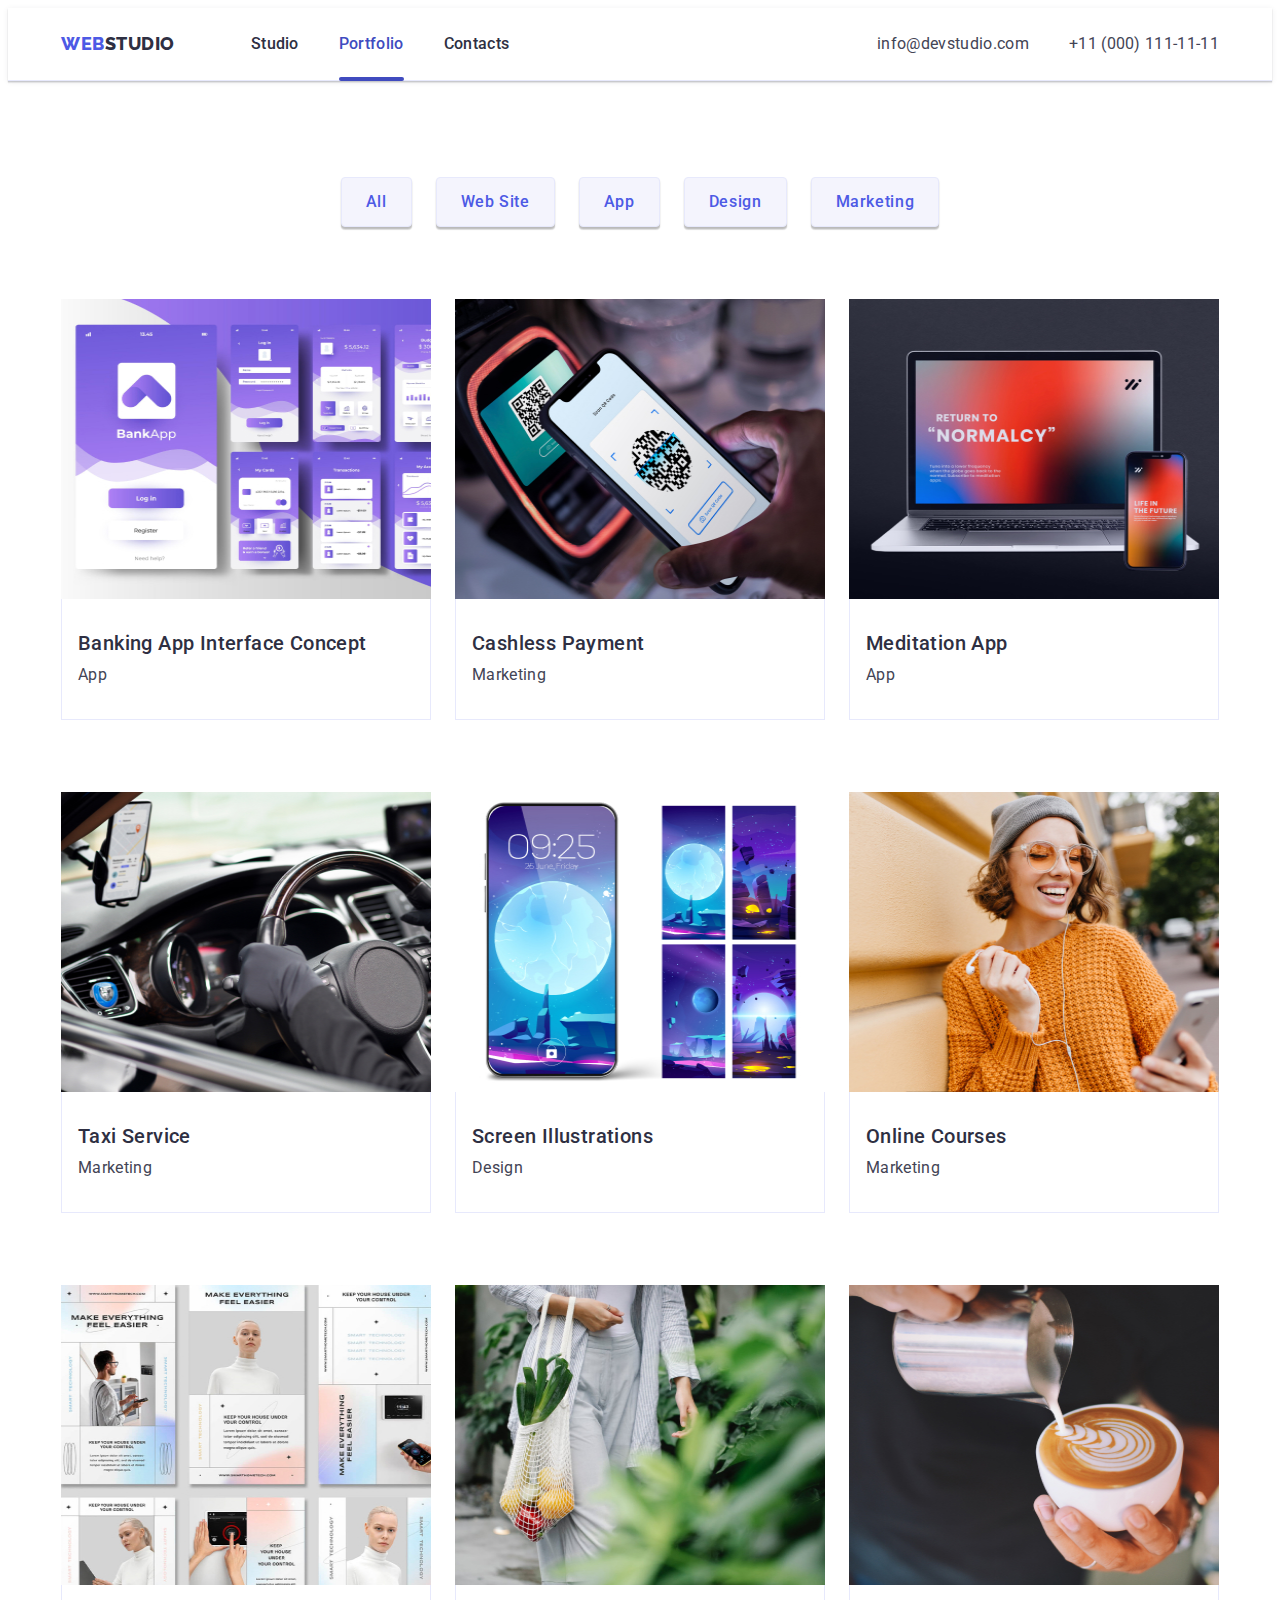
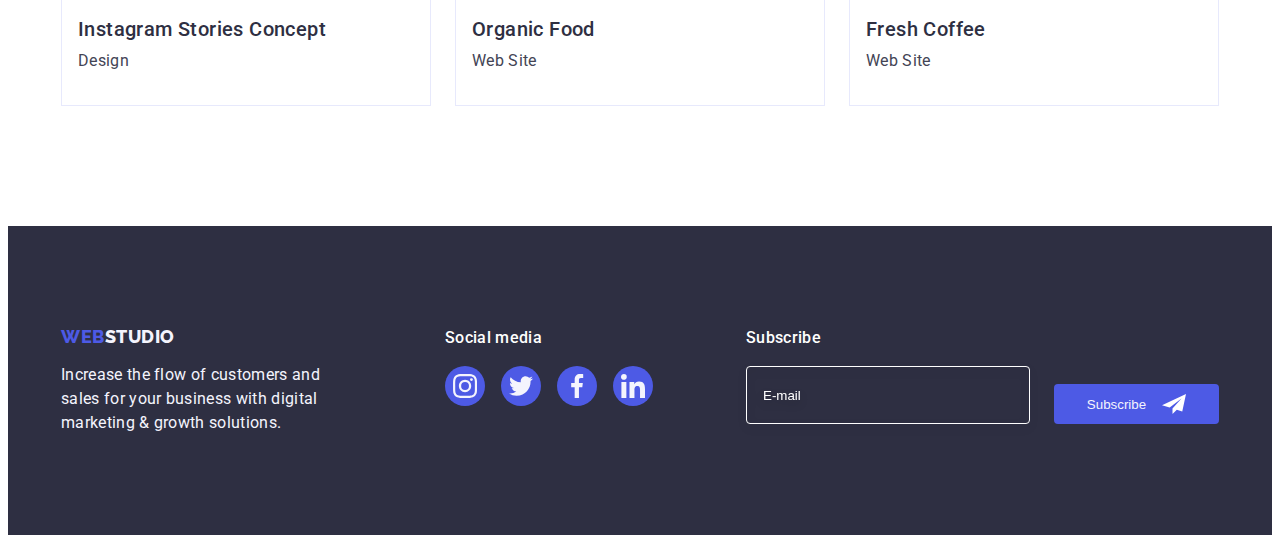
<file: portfolio.html>
<!DOCTYPE html>
<html lang="en">
  <head>
    <meta charset="UTF-8" />
    <meta http-equiv="X-UA-Compatible" content="IE=edge" />
    <meta name="viewport" content="width=device-width, initial-scale=1.0" />
    <title>Portfolio</title>
    <link rel="preconnect" href="https://fonts.googleapis.com" />
    <link rel="preconnect" href="https://fonts.gstatic.com" crossorigin />
    <link
      href="https://fonts.googleapis.com/css2?family=Montserrat:wght@400;700&family=Raleway:wght@800&family=Roboto:wght@400;500;700&display=swap"
      rel="stylesheet"
    />
    <link
      rel="stylesheet"
      href="https://cdnjs.cloudflare.com/ajax/libs/modern-normalize/1.1.0/modern-normalize.min.css"
      integrity="sha512-wpPYUAdjBVSE4KJnH1VR1HeZfpl1ub8YT/NKx4PuQ5NmX2tKuGu6U/JRp5y+Y8XG2tV+wKQpNHVUX03MfMFn9Q=="
      crossorigin="anonymous"
      referrerpolicy="no-referrer"
    />
    <link rel="stylesheet" href="./css/styles.css" />
  </head>
  <body>
    <!--Header section-->
    <header class="header">
      <div class="header-container container">
        <nav class="header-nav">
          <a href="./index.html" class="logo link"
            >Web<span class="logotype">Studio</span></a
          >

          <ul class="header-nav-list list">
            <li class="header-nav-item">
              <a class="menu-link link " href="./index.html">Studio</a>
            </li>
            <li class="header-nav-item">
              <a class="menu-link link active" href="./portfolio.html">Portfolio</a>
            </li>
            <li class="header-nav-item">
              <a class="menu-link link" href="">Contacts</a>
            </li>
          </ul>
        </nav>
        <address class="header-address">
          <ul class="header-address-list list">
            <li class="header-address-contacts">
              <a class="contacts link" href="mailto:info@devstudio.com"
                >info@devstudio.com</a
              >
            </li>
            <li class="header-address-contacts">
              <a class="contacts link" href="tel:+110001111111"
                >+11 (000) 111-11-11</a
              >
            </li>
          </ul>
        </address>
        <button
          class="menu-toggle js-open-menu"
          aria-expanded="false"
          aria-controls="mobile-menu"
        >
          <svg class="menu-toggle-icon" width="32" height="22">
            <use href="./images/icons.svg#burger-icon"></use>
          </svg>
        </button>
      </div>
    </header>
    <main>
      <!-- Projects section -->

      <section class="projects">
        <div class="container">
          <h1 class="visually-hidden">Projects</h1>

          <!-- Filters -->

          <div class="filters-mob">
            <ul class="filters-list filters-list-mob list">
              <li class="filters-item">
                <button class="filters-btn" type="button">All</button>
              </li>
              <li class="filters-item">
                <button class="filters-btn" type="button">Web Site</button>
              </li>
              <li class="filters-item">
                <button class="filters-btn" type="button">App</button>
              </li>
            
            
              <li class="filters-item">
                <button class="filters-btn" type="button">Design</button>
              </li>
              <li class="filters-item">
                <button class="filters-btn" type="button">Marketing</button>
              </li>
            </ul>
          </div>

          <ul class="projects-list list">
            <li class="projects-item">
              <a class="projects-link link" href=""
                >
                <div class="projects-thumb">
                  <img
                    class="projects-img"

                    srcset="
                    ./images/portfolio-images/img-1_356.jpg 356w,
                    ./images/portfolio-images/img-1_360.jpg 360w,
                    ./images/portfolio-images/img-1_396.jpg 396w,
                    ./images/portfolio-images/img-1_712.jpg 712w,
                    ./images/portfolio-images/img-1_720.jpg 720w,
                    ./images/portfolio-images/img-1_792.jpg 792w
                                    
                    "
                    sizes="(min-width: 1158px) 360px, (min-width: 768px) 356px, (min-width: 428px) 396px"
                    src="./images/portfolio-images/img-1_396.jpg"
                    alt="Banking App Interface Concept"
                    width="396"
                    height="280"
                  />
                   
                    <p class="overlay-text">
                      14 Stylish and User-Friendly App Design Concepts · Task
                      Manager App · Calorie Tracker App · Exotic Fruit Ecommerce
                      App · Cloud Storage App
                    </p>
                  </div>
                 
                <div class="projects-desc">
                  <h2 class="projects-title">Banking App Interface Concept</h2>
                  <p class="projects-subtitle">App</p>
                </div></a
              >
            </li>
            <li class="projects-item">
              <a class="projects-link link" href=""
                >
                <div class="projects-thumb">
                  <img class="projects-img"
                  srcset="
                  ./images/portfolio-images/img-2_356.jpg 356w,
                  ./images/portfolio-images/img-2_360.jpg 360w,
                  ./images/portfolio-images/img-2_396.jpg 396w,
                  ./images/portfolio-images/img-2_712.jpg 712w,
                  ./images/portfolio-images/img-2_720.jpg 720w,
                  ./images/portfolio-images/img-2_792.jpg 792w
                                  
                  "
                  sizes="(min-width: 1158px) 360px, (min-width: 768px) 356px, (min-width: 428px) 396px"
                  src="./images/portfolio-images/img-2_396.jpg"
                  alt="Banking App Interface Concept"
                  width="396"
                  height="280"
                  />
                   
                    <p class="overlay-text">
                      14 Stylish and User-Friendly App Design Concepts · Task
                      Manager App · Calorie Tracker App · Exotic Fruit Ecommerce
                      App · Cloud Storage App
                    </p>
                   
                </div>
                <div class="projects-desc">
                  <h2 class="projects-title">Cashless Payment</h2>
                  <p class="projects-subtitle">Marketing</p>
                </div></a
              >
            </li>
            <li class="projects-item">
              <a class="projects-link link" href=""
                ><div class="projects-thumb">
                  <img
                    class="projects-img"
                    srcset="
                    ./images/portfolio-images/img-3_356.jpg 356w,
                    ./images/portfolio-images/img-3_360.jpg 360w,
                    ./images/portfolio-images/img-3_396.jpg 396w,
                    ./images/portfolio-images/img-3_712.jpg 712w,
                    ./images/portfolio-images/img-3_720.jpg 720w,
                    ./images/portfolio-images/img-3_792.jpg 792w
                                    
                    "
                    sizes="(min-width: 1158px) 360px, (min-width: 768px) 356px, (min-width: 428px) 396px"
                    src="./images/portfolio-images/img-3_396.jpg"
                    alt="Banking App Interface Concept"
                    width="396"
                    height="280"
                  />
                   
                    <p class="overlay-text">
                      14 Stylish and User-Friendly App Design Concepts · Task
                      Manager App · Calorie Tracker App · Exotic Fruit Ecommerce
                      App · Cloud Storage App
                    </p>
                  </div>
                 
                <div class="projects-desc">
                  <h2 class="projects-title">Meditation App</h2>
                  <p class="projects-subtitle">App</p>
                </div>
              </a>
            </li>
            <li class="projects-item">
              <a class="projects-link link" href=""
                ><div class="projects-thumb">
                  <img
                    class="projects-img"
                    srcset="
                    ./images/portfolio-images/img-4_356.jpg 356w,
                    ./images/portfolio-images/img-4_360.jpg 360w,
                    ./images/portfolio-images/img-4_396.jpg 396w,
                    ./images/portfolio-images/img-4_712.jpg 712w,
                    ./images/portfolio-images/img-4_720.jpg 720w,
                    ./images/portfolio-images/img-4_792.jpg 792w
                                    
                    "
                    sizes="(min-width: 1158px) 360px, (min-width: 768px) 356px, (min-width: 428px) 396px"
                    src="./images/portfolio-images/img-4_396.jpg"
                    alt="Banking App Interface Concept"
                    width="396"
                    height="280"
                  />
                   
                    <p class="overlay-text">
                      14 Stylish and User-Friendly App Design Concepts · Task
                      Manager App · Calorie Tracker App · Exotic Fruit Ecommerce
                      App · Cloud Storage App
                    </p>
                  </div>
                 
                <div class="projects-desc">
                  <h2 class="projects-title">Taxi Service</h2>
                  <p class="projects-subtitle">Marketing</p>
                </div></a
              >
            </li>
            <li class="projects-item">
              <a class="projects-link link" href=""
                ><div class="projects-thumb">
                  <img
                    class="projects-img"
                    srcset="
                    ./images/portfolio-images/img-5_356.jpg 356w,
                    ./images/portfolio-images/img-5_360.jpg 360w,
                    ./images/portfolio-images/img-5_396.jpg 396w,
                    ./images/portfolio-images/img-5_712.jpg 712w,
                    ./images/portfolio-images/img-5_720.jpg 720w,
                    ./images/portfolio-images/img-5_792.jpg 792w
                                    
                    "
                    sizes="(min-width: 1158px) 360px, (min-width: 768px) 356px, (min-width: 428px) 396px"
                    src="./images/portfolio-images/img-5_396.jpg"
                    alt="Banking App Interface Concept"
                    width="396"
                    height="280"
                  />
                   
                    <p class="overlay-text">
                      14 Stylish and User-Friendly App Design Concepts · Task
                      Manager App · Calorie Tracker App · Exotic Fruit Ecommerce
                      App · Cloud Storage App
                    </p>
                  
                </div>
                <div class="projects-desc">
                  <h2 class="projects-title">Screen Illustrations</h2>
                  <p class="projects-subtitle">Design</p>
                </div></a
              >
            </li>
            <li class="projects-item">
              <a class="projects-link link" href=""
                ><div class="projects-thumb">
                  <img
                    class="projects-img"
                    srcset="
                    ./images/portfolio-images/img-6_356.jpg 356w,
                    ./images/portfolio-images/img-6_360.jpg 360w,
                    ./images/portfolio-images/img-6_396.jpg 396w,
                    ./images/portfolio-images/img-6_712.jpg 712w,
                    ./images/portfolio-images/img-6_720.jpg 720w,
                    ./images/portfolio-images/img-6_792.jpg 792w
                                    
                    "
                    sizes="(min-width: 1158px) 360px, (min-width: 768px) 356px, (min-width: 428px) 396px"
                    src="./images/portfolio-images/img-6_396.jpg"
                    alt="Banking App Interface Concept"
                    width="396"
                    height="280"
                  />
                   
                    <p class="overlay-text">
                      14 Stylish and User-Friendly App Design Concepts · Task
                      Manager App · Calorie Tracker App · Exotic Fruit Ecommerce
                      App · Cloud Storage App
                    </p>
                  </div>
                
                <div class="projects-desc">
                  <h2 class="projects-title">Online Courses</h2>
                  <p class="projects-subtitle">Marketing</p>
                </div></a
              >
            </li>
            <li class="projects-item">
              <a class="projects-link link" href=""
                ><div class="projects-thumb">
                  <img
                    class="projects-img"
                    srcset="
                    ./images/portfolio-images/img-7_356.jpg 356w,
                    ./images/portfolio-images/img-7_360.jpg 360w,
                    ./images/portfolio-images/img-7_396.jpg 396w,
                    ./images/portfolio-images/img-7_712.jpg 712w,
                    ./images/portfolio-images/img-7_720.jpg 720w,
                    ./images/portfolio-images/img-7_792.jpg 792w
                                    
                    "
                    sizes="(min-width: 1158px) 360px, (min-width: 768px) 356px, (min-width: 428px) 396px"
                    src="./images/portfolio-images/img-7_396.jpg"
                    alt="Banking App Interface Concept"
                    width="396"
                    height="280"
                  />
                  
                    <p class="overlay-text">
                      14 Stylish and User-Friendly App Design Concepts · Task
                      Manager App · Calorie Tracker App · Exotic Fruit Ecommerce
                      App · Cloud Storage App
                    </p>
                  </div>
                 
                <div class="projects-desc">
                  <h2 class="projects-title">Instagram Stories Concept</h2>
                  <p class="projects-subtitle">Design</p>
                </div></a
              >
            </li>
            <li class="projects-item">
              <a class="projects-link link" href=""
                ><div class="projects-thumb">
                  <img
                    class="projects-img"
                    srcset="
                    ./images/portfolio-images/img-8_356.jpg 356w,
                    ./images/portfolio-images/img-8_360.jpg 360w,
                    ./images/portfolio-images/img-8_396.jpg 396w,
                    ./images/portfolio-images/img-8_712.jpg 712w,
                    ./images/portfolio-images/img-8_720.jpg 720w,
                    ./images/portfolio-images/img-8_792.jpg 792w
                                    
                    "
                    sizes="(min-width: 1158px) 360px, (min-width: 768px) 356px, (min-width: 428px) 396px"
                    src="./images/portfolio-images/img-8_396.jpg"
                    alt="Banking App Interface Concept"
                    width="396"
                    height="280"
                  />
                   
                    <p class="overlay-text">
                      14 Stylish and User-Friendly App Design Concepts · Task
                      Manager App · Calorie Tracker App · Exotic Fruit Ecommerce
                      App · Cloud Storage App
                    </p>
                  </div>
                 
                <div class="projects-desc">
                  <h2 class="projects-title">Organic Food</h2>
                  <p class="projects-subtitle">Web Site</p>
                </div></a
              >
            </li>
            <li class="projects-item">
              <a class="projects-link link" href=""
                ><div class="projects-thumb">
                  <img
                    class="projects-img"
                    srcset="
                    ./images/portfolio-images/img-9_356.jpg 356w,
                    ./images/portfolio-images/img-9_360.jpg 360w,
                    ./images/portfolio-images/img-9_396.jpg 396w,
                    ./images/portfolio-images/img-9_712.jpg 712w,
                    ./images/portfolio-images/img-9_720.jpg 720w,
                    ./images/portfolio-images/img-9_792.jpg 792w
                                    
                    "
                    sizes="(min-width: 1158px) 360px, (min-width: 768px) 356px, (min-width: 428px) 396px"
                    src="./images/portfolio-images/img-9_396.jpg"
                    alt="Banking App Interface Concept"
                    width="396"
                    height="280"
                  />
                   
                    <p class="overlay-text">
                      14 Stylish and User-Friendly App Design Concepts · Task
                      Manager App · Calorie Tracker App · Exotic Fruit Ecommerce
                      App · Cloud Storage App
                    </p>
                  </div>
                
                <div class="projects-desc">
                  <h2 class="projects-title">Fresh Coffee</h2>
                  <p class="projects-subtitle">Web Site</p>
                </div>
              </a>
            </li>
          </ul>
        </div>
      </section>
    </main>

    <footer class="footer">
      <div class="container footer-container">
        <div class="footer-tab-container">
          <div class="footer-desc-container">
            <a class="logo link footer-logo" href="./index.html"
              >Web<span class="logotype-light">Studio</span></a
            >
            <p class="footer-desc">
              Increase the flow of customers and sales for your business with
              digital marketing & growth solutions.
            </p>
          </div>
          <div class="social-media">
            <p class="social-media-title">Social media</p>
            <ul class="footer-list list">
              <li class="footer-items">
                <a href="" class="footer-link">
                  <svg class="footer-icons" width="24" height="24">
                    <use href="./images/icons.svg#instagram"></use>
                  </svg>
                </a>
              </li>
              <li class="footer-items">
                <a href="" class="footer-link">
                  <svg class="footer-icons" width="24" height="24">
                    <use href="./images/icons.svg#twitter"></use>
                  </svg>
                </a>
              </li>
              <li class="footer-items">
                <a href="" class="footer-link">
                  <svg class="footer-icons" width="24" height="24">
                    <use href="./images/icons.svg#facebook"></use>
                  </svg>
                </a>
              </li>
              <li class="footer-items">
                <a href="" class="footer-link">
                  <svg class="footer-icons" width="24" height="24">
                    <use href="./images/icons.svg#linkedin"></use>
                  </svg>
                </a>
              </li>
            </ul>
          </div>
        </div>
         
        <form class="footer-form">
            
          <label class="subscribe-label">
            <span class="footer-form-title">Subscribe</span>
            <input class="footer-form-input" type="email" name="subscribe_email" placeholder="E-mail">
          </label>

            
            <button type="submit" class="subscribe-btn">
              <span class="btn-txt">Subscribe</span>   
              <svg class="footer-icon" width="24" height="24">
              <use href="./images/icons.svg#subscribe"></use>
            </svg>
          </button>          
           
        </form>
      </div>
    </footer>
  </body>
</html>
</file>
<file: css/styles.css>
:root {
  /* Fonts */
  --primary-font: "Roboto", sans-serif;
  --secondary-font: "Raleway", sans-serif;

  /* Colors */
  --primary-color: #2e2f42;
  /* SLATE */
  --secondary-color: #434455;
  --btn-color: #f4f4fd;
  --txt-btn-color: #4d5ae5;
  --accent-txt-color: #404bbf;
  --accent-bg-color: #404bbf;
  --light-txt-cl: #ffffff;
  --icon-color: #8e8f99;

  --transition: 250ms cubic-bezier(0.4, 0, 0.2, 1);
}

/**
  |============================
  | Base styles
  |============================
*/
body {
  font-family: var(--primary-font);
  color: var(--secondary-color);
  background-color: #ffffff;
}

h1,
h2,
h3,
h4,
h5,
h6,
p {
  margin: 0;
}

img {
  display: block;
  min-width: 100%;
  height: auto;

  /* object-fit: cover; */
}

.button {
  cursor: pointer;
  border-radius: 4px;
}
.list {
  list-style: none;
  padding: 0;
  margin: 0;
}

.link {
  text-decoration: none;
}

.container {
  min-width: 320px;
  max-width: 428px;
  padding: 0 16px;
  margin: 0 auto;
}

@media only screen and (min-width: 768px) {
  .container {
    max-width: 768px;
  }
}

@media only screen and (min-width: 1158px) {
  .container {
    max-width: 1158px;
    padding: 0 15px;
  }
}

.section {
  padding: 96px 0;
}
@media only screen and (min-width: 11158px) {
  .section {
    padding: 120px 0;
  }
}

.visually-hidden {
  position: absolute;
  width: 1px;
  height: 1px;
  margin: -1px;
  border: 0;
  padding: 0;
  white-space: nowrap;
  clip-path: inset(100%);
  clip: rect(0 0 0 0);
  overflow: hidden;
}
/**
  |============================
  | Header styles
  |============================
*/
.header {
  width: 100%;
  border-bottom: 1px solid #e7e9fc;
  box-shadow: 0px 2px 1px rgba(46, 47, 66, 0.08),
    0px 1px 1px rgba(46, 47, 66, 0.16), 0px 1px 6px rgba(46, 47, 66, 0.08);
  background: #ffffff;
}
.header-container {
  display: flex;
  align-items: center;
}
@media only screen and (max-width: 767px) {
  .header-container {
    padding-bottom: 22px;
    padding-top: 24px;
    padding-left: 17px;
  }
}
.header-nav {
}
.logo {
  font-family: var(--secondary-font);
  font-weight: 800;
  font-size: 18px;
  line-height: 1.17;
  letter-spacing: 0.03em;
  text-transform: uppercase;
  color: #4d5ae5;

  /* margin-right: 76px; */
}

@media only screen and (min-width: 768px) {
  .logo {
    margin-right: 120px;
  }
}

@media only screen and (min-width: 1158px) {
  .logo {
    margin-right: 76px;
  }
}
.logotype {
  color: var(--primary-color);
}
.header-nav-list {
  display: flex;
  align-items: center;
  gap: 40px;
}
@media only screen and (max-width: 767px) {
  .header-nav-list {
    display: none;
  }
}
.header-nav {
  display: flex;
  align-items: center;
}
.header-nav-item {
}
/* .header-nav-item:not(:last-child) {
  margin-right: 40px;
} */
.menu-link {
  position: relative;
  font-weight: 500;
  font-size: 16px;
  line-height: 1.5;
  letter-spacing: 0.02em;
  color: var(--primary-color);

  display: block;
  padding-bottom: 24px;
  padding-top: 24px;

  transition: color var(--transition);
}

.menu-link::after {
  content: "";
  position: absolute;
  left: 0;

  display: block;
  width: 100%;
  height: 4px;
  border-radius: 2px;
  bottom: -1px;
}
.menu-link.active::after {
  background-color: #404bbf;
}
.menu-link.active {
  color: var(--accent-bg-color);
}
.menu-link:hover,
.menu-link:focus {
  color: var(--accent-txt-color);
}
.header-address {
  font-style: normal;
  margin-left: auto;
}
 
.header-address-list {
  display: flex;
  align-items: center;
  gap: 40px;
}
@media only screen and (min-width: 768px) and (max-width: 1157px) {
  .header-address-list {
   flex-direction: column;
   gap: 12px;
  }
}
@media only screen and (max-width: 767px) {
  .header-address-list {
    display: none;
  }
}

.contacts {
  font-style: normal;
  font-size: 16px;
  line-height: 1.5;
  letter-spacing: 0.02em;
  color: var(--secondary-color);

  display: block;
  transition: color var(--transition);
}

.contacts:hover,
.contacts:focus {
  color: var(--accent-txt-color);
}

/**
  |============================
  | Hero styles
  |============================
*/
.hero {
  text-align: center;
  padding: 112px 0;
  margin: 0 auto;
  max-width: 1440px;
  background-color: rgba(46, 47, 66, 0.7);
  background-image: linear-gradient(
      rgba(46, 47, 66, 0.7),
      rgba(46, 47, 66, 0.7)
    ),
    url(../images/hero/bg_mob@1x.jpg);

   
  background-repeat: no-repeat;
  background-position: center;
  background-size: cover;
}

@media only screen and (min-width: 1158px) {
  .hero {
    padding: 188px 0;
  }
}

@media (min-device-pixel-ratio: 2),
  (min-resolution: 192dpi),
  (min-resolution: 2dppx) {
  .hero {
    background-image: linear-gradient(
        rgba(46, 47, 66, 0.7),
        rgba(46, 47, 66, 0.7)
      ),
      url(../images/hero/bg_mob@2x.jpg);
  }
}

@media only screen and (min-width: 429px) {
  .hero {
    background-image: linear-gradient(
        rgba(46, 47, 66, 0.7),
        rgba(46, 47, 66, 0.7)
      ),
      url(../images/hero/bg_tab@1x.jpg);
  }
  @media (min-device-pixel-ratio: 2),
    (min-resolution: 192dpi),
    (min-resolution: 2dppx) {
    .hero {
      background-image: linear-gradient(
          rgba(46, 47, 66, 0.7),
          rgba(46, 47, 66, 0.7)
        ),
        url(../images/hero/bg_tab@2x.jpg);
    }
  }
}

@media only screen and (min-width: 769px) {
  .hero {
    background-image: linear-gradient(
        rgba(46, 47, 66, 0.7),
        rgba(46, 47, 66, 0.7)
      ),
      url(../images/hero/bg_desk@1x.jpg);
  }
  @media (min-device-pixel-ratio: 2),
    (min-resolution: 192dpi),
    (min-resolution: 2dppx) {
    .hero {
      background-image: linear-gradient(
          rgba(46, 47, 66, 0.7),
          rgba(46, 47, 66, 0.7)
        ),
        url(../images/hero/bg_desk@2x.jpg);
    }
  }
}
.hero-title {
  font-weight: 700;
  font-size: 36px;
  line-height: 1.1;
  letter-spacing: 0.02em;
  text-align: center;
  color: #ffffff;
  text-transform: capitalize;

  margin: 0 auto;
  margin-bottom: 72px;
  max-width: 320px;
}

@media only screen and (min-width: 768px) {
  .hero-title {
    font-size: 56px;
    line-height: 1.07;
    max-width: 496px;
    margin-bottom: 36px;
    text-transform: none;
  }
}

@media only screen and (min-width: 1158px) {
  .hero-title {
    margin-bottom: 48px;
  }
}
.hero-btn {
  font-family: var(--primary-font);
  font-weight: 500;
  font-size: 16px;
  line-height: 1.5;
  letter-spacing: 0.04em;
  cursor: pointer;
  color: #ffffff;
  background: #4d5ae5;
  border: none;

  display: block;
  height: 56px;
  padding: 16px 32px;
  min-width: 169px;
  margin: 0 auto;

  transition: background-color var(--transition);
}

.hero-btn:hover,
.hero-btn:focus {
  background-color: var(--accent-bg-color);
}

/**
  |============================
  | Benefits styles
  |============================
*/
.benefits {
  padding: 120px 0;
}

@media only screen and (max-width: 1157px) {
  .benefits {
    padding: 96px 0;
  }
}

.benefits-icon-box {
  display: flex;
  align-items: center;
  justify-content: center;
  height: 112px;
  width: 264px;
  background-color: #f4f4fd;
  border-radius: 4px;
  margin-bottom: 8px;
}
@media only screen and (max-width: 1157px) {
  .benefits-icon-box {
    display: none;
  }
}


@media only screen and (min-width: 1158px) {
  .benefits-icon-list {
    display: flex;
  }
}

.benefits-link {
}
.benefits-icon {
}

.benefits-list {
  display: flex;
  flex-wrap: wrap;
  gap: 72px 24px;
}

@media only screen and (min-width: 1158px) {
  .benefits-list {
    flex-wrap: nowrap;
  }
}
.benefits-item {
  width: 396px;
  /* width: calc((100%-72px) / 4); */
}

@media only screen and (min-width: 768px) {
  .benefits-item {
    width: 356px;
  }
}

@media only screen and (min-width: 1158px) {
  .benefits-item {
    width: calc((100%-72px) / 4);
  }
}

/* .benefits-item:not(:last-child) {
  margin-right: 24px;
} */

.benefits-title {
  font-weight: 700;
  font-size: 36px;
  line-height: 1.1;

  text-align: center;
  letter-spacing: 0.02em;

  margin-bottom: 8px;

  color: var(--primary-color);
}

@media only screen and (min-width: 768px) {
  .benefits-title {
    text-align: left;
  }
}

@media only screen and (min-width: 1158px) {
  .benefits-title {
    font-weight: 500;
    font-size: 20px;
    line-height: 1.2;
    text-align: left;
  }
}
.benefits-desc {
  font-weight: 500;
  font-size: 16px;
  line-height: 1.5;
  letter-spacing: 0.02em;

  color: var(--secondary-color);
}

@media only screen and (min-width: 1158px) {
  .benefits-desc {
    font-weight: 400;
  }
}

/**
  |============================
  | About styles
  |============================
*/

.about {
  padding-bottom: 120px;
}
@media only screen and (max-width: 1157px) {
  .about {
    display: none;
  }
}
.about-title {
  font-weight: 700;
  font-size: 36px;
  line-height: 1.11;
  letter-spacing: 0.02em;
  text-align: center;
  text-transform: capitalize;
  color: var(--primary-color);

  margin-bottom: 72px;
}
.about-list {
  display: flex;
  gap: 24px;
}
.about-item {
  width: calc((100%-48px) / 3);
}
/* .about-item :not(:last-child) {
  margin-right: 24px;
} */
.about-img {
}

/**
  |============================
  | Team styles
  |============================
*/

.team {
  background-color: #f4f4fd;
  padding: 120px 0;
}
@media only screen and (max-width: 1157px) {
  .team {
    padding: 96px 0;
  }
}

.team-container {
}

/* @media only screen and (max-width: 767px) {
  .team-container {
    padding: 0 82px;
  }
} */
/* @media only screen and (min-width: 768px) {
  .team-container {
    padding: 0 108px;
  }
} */
.team-title {
  font-weight: 700;
  font-size: 36px;
  line-height: 1.11;
  letter-spacing: 0.02em;
  text-transform: capitalize;
  text-align: center;
  color: var(--primary-color);
  background-color: #f4f4fd;

  margin-bottom: 72px;
}
.team-list {
  background: #f4f4fd;
  display: flex;
  justify-content: center;
  flex-wrap: wrap;
  gap: 72px;
}
.team-item {
  background-color: #ffffff;
  box-shadow: 0px 1px 6px rgba(46, 47, 66, 0.08),
    0px 1px 1px rgba(46, 47, 66, 0.16), 0px 2px 1px rgba(46, 47, 66, 0.08);
  border-radius: 0px 0px 4px 4px;

  width: 264px;

  /* width: calc((100% - 72px) / 4); */
}

/* @media only screen and (min-width: 768px) {
  .team-item {
    width: calc((100% - 24px) / 2);
  }
}
@media only screen and (min-width: 1158px) {
  .team-item {
    width: calc((100% - 72px) / 4);
  }
} */

@media only screen and (min-width: 768px) {
  .team-list {
    gap: 64px 24px;
  }
}
.team-container {
}

.team-img {
  display: block;
}
.team-subtitle {
  font-weight: 500;
  font-size: 20px;
  line-height: 1.2;
  letter-spacing: 0.02em;
  color: var(--primary-color);

  margin-bottom: 8px;
  text-align: center;
}
.team-desc {
  font-size: 16px;
  line-height: 1.5;
  letter-spacing: 0.02em;
  color: var(--secondary-color);

  text-align: center;
  margin-bottom: 8px;
}
.team-desc-box {
  padding: 32px 0;
}

/* social icons */

.social {
  display: flex;
  justify-content: center;
  align-items: center;

  gap: 24px;
}
.social-item {
}

.social-link {
  height: 40px;
  width: 40px;
  display: flex;
  align-items: center;
  justify-content: center;
  border-radius: 50%;

  background-color: #4d5ae5;

  transition: background-color var(--transition);
}

.social-link:hover,
.social-link:focus {
  background-color: #404bbf;
}

.social-icon {
  fill: var(--btn-color);
}

/**
  |============================
  | Customers styles
  |============================
*/

.customers {
}

@media only screen and (min-width: 768px) and (max-width: 1157px) {
  .customers-container {
    max-width: 582px;
  }
}
.customers-title {
  font-weight: 700;
  font-size: 36px;
  line-height: 1.1;

  text-align: center;
  letter-spacing: 0.02em;
  margin-bottom: 72px;
  color: var(--primary-color);
}

.customers-list {
  display: flex;
  flex-wrap: wrap;
  /* justify-content: center; */

  gap: 72px 16px;
  /* gap: 24px; */
}

@media only screen and (min-width: 768px) {
  .customers-list {
    gap: 72px 24px;
  }
}

.customers-items {
  width: calc((100% - 16px) / 2);
}

@media only screen and (min-width: 768px) {
  .customers-items {
    width: calc((100% - 48px) / 3);
  }
}

@media only screen and (min-width: 1158px) {
  .customers-items {
    width: calc((100% - 120px) / 6);
  }
}

/* .customers-items {
  width: calc((100% - 120px) / 6);
  height: 88px;
} */

.customers-link:hover .customer-icons,
.customers-link:focus .customer-icons {
  fill: #404bbf;
}

.customers-link:hover,
.customers-link:focus {
  border: 1px solid #404bbf;
  border-radius: 4px;
  color: #404bbf;
}

.customers-link {
  width: 100%;
  height: 88px;

  display: flex;
  justify-content: center;
  align-items: center;

  border: 1px solid #8e8f99;
  border-radius: 4px;
  color: var(--icon-color);

  transition: border-color var(--transition), color var(--transition);
}

.customer-icons {
  fill: currentColor;
}
/**
  |============================
  | Filters styles
  |============================
*/

.filters {
}
.filters-list {
  display: flex;
  justify-content: center;
  margin-bottom: 72px;
}
.filters-item {
}
.filters-item:not(:last-child) {
  margin-right: 24px;
}
.filters-btn {
  font-family: var(--primary-font);
  font-weight: 500;
  font-size: 16px;
  line-height: 1.5;
  letter-spacing: 0.04em;
  cursor: pointer;

  color: var(--txt-btn-color);
  background-color: var(--btn-color);
  box-shadow: 0px 3px 1px rgba(0, 0, 0, 0.1), 0px 2px 1px rgba(0, 0, 0, 0.08),
    0px 2px 2px rgba(0, 0, 0, 0.12);
  border-radius: 4px;
  border-radius: 4px;
  border: 1px solid #e7e9fc;
  padding: 12px 24px;

  transition: color 250ms cubic-bezier(0.4, 0, 0.2, 1),
    background-color 250ms cubic-bezier(0.4, 0, 0.2, 1),
    border-color 250ms cubic-bezier(0.4, 0, 0.2, 1),
    box-shadow 250ms cubic-bezier(0.4, 0, 0.2, 1);
}

.filters-btn:hover,
.filters-btn:focus {
  background-color: var(--accent-bg-color);
  color: var(--light-txt-cl);
  border: 1px solid transparent;
}


/**
  |============================
  | Projects styles
  |============================
*/

.projects {
  padding: 96px 0 120px;
}
.projects-list {
  display: flex;
  flex-wrap: wrap;
  gap: 48px 24px;
}
@media only screen and (min-width: 768px) {
  .projects-list {
    gap: 72px 24px;
  }
}

/* @media only screen and (min-width: 768px) {
  .projects-list {
    gap: 48px 24px ;
  }
} */
.projects-item {
  width: 396px;

  /* width: calc((100% - 48px) / 3); */
  /* margin-right: 24px;
  margin-bottom: 48px; */
}

@media only screen and (min-width: 768px) {
  .projects-item {
    width: calc((100% - 24px) / 2);
  }
}

@media only screen and (min-width: 1158px) {
  .projects-item {
    width: calc((100% - 48px) / 3);
  }
}
/* .projects-item:nth-child(n + 7) {
  margin-bottom: 0;
}
.projects-item:nth-child(3n) {
  margin-right: 0;
} */
.projects-link {
  text-decoration: none;
  display: block;

  transition: box-shadow var(--transition);
}

/* .projects-link:hover {
  transform: translateY(0%);
}

.projects-link:focus {
  transform: translateY(0%);
} */
.projects-img {
}

@media only screen and (min-width: 768px) {
  .projects-img {
    width: 356px;
    height: 300px;
  }
}
@media only screen and (min-width: 1158px) {
  .projects-img {
    width: 360px;
  }
}
.projects-title {
  font-family: var(--primary-font);
  font-weight: 500;
  font-size: 20px;
  line-height: 1.2;
  letter-spacing: 0.02em;
  color: var(--primary-color);

  margin-bottom: 8px;
}
.projects-subtitle {
  font-size: 16px;
  line-height: 1.5;
  letter-spacing: 0.02em;
  color: var(--secondary-color);
}

.projects-desc {
  padding: 32px 16px;
  border: 1px solid #e7e9fc;
  border-top: none;
}

.projects-thumb {
  position: relative;
  overflow: hidden;
}

.overlay-text {
  position: absolute;
  top: 0;
  left: 0;

  transform: translateY(100%);

  background-color: #4d5ae5;
  width: 100%;
  height: 100%;

  transition: transform var(--transition);
  font-family: var(--primary-font);
  font-size: 16px;
  line-height: 1.5;
  letter-spacing: 0.02em;
  color: #f4f4fd;
  padding: 40px 32px;
}

.projects-link:hover .overlay-text,
.projects-link:focus .overlay-text {
  transform: translateY(0%);
}
/**
  |============================
  | Footer styles
  |============================
*/

.footer {
  background: var(--primary-color);
  padding: 100px 0;
}

/* @media only screen and (min-width: 768px) {
  .footer-tab-container {
    display: flex;
    flex-wrap: wrap;
    gap: 24px;
  }
} */

@media only screen and (max-width: 767px) {
  .footer-tab-container {
    display: flex;
    flex-direction: column;
    gap: 72px;
    margin-bottom: 72px;
  }
}
@media only screen and (min-width: 768px) and (max-width: 1157px) {
  .footer-tab-container {
    display: flex;
    flex-wrap: wrap;
    gap: 24px;
    margin-bottom: 72px;
  }
}
.footer-logo {
  display: inline-block;
  margin-bottom: 16px;
  margin-right: 0;
}

.footer-desc {
  font-size: 16px;
  line-height: 1.5;
  letter-spacing: 0.02em;
  color: #f4f4fd;
  max-width: 264px;
}

.logotype-light {
  font-family: var(--secondary-font);
  font-weight: 800;
  font-size: 18px;
  line-height: 1.17;
  letter-spacing: 0.03em;
  text-transform: uppercase;
  color: #f4f4fd;
}

.footer-container {
  display: flex;
  flex-direction: column;
}


@media only screen and (min-width: 768px) and (max-width: 1157px) {
  .footer-container {
    margin: 0 108px;
  } 
    
  }

@media only screen and (min-width: 1158px) {
  .footer-container {
    flex-direction: row;
    align-items: start;
  }
}
@media only screen and (min-width: 1158px) {
  .footer-tab-container {
    display: flex;
    
  }
} 

/* @media only screen and (min-width: 768px) and (max-width: 1157px) {
  .footer-container {
    display: block;
  }
}
  */


.social-media {
  display: flex;
  flex-direction: column;
  align-items: center;
  justify-content: center;

}

@media only screen and (min-width: 768px) {
 .social-media {
     display: block;
     margin-bottom: 0;
}
}
.social-media-title {
  font-family: var(--primary-font);
  font-weight: 500;
  font-size: 16px;
  line-height: 1.5;

  letter-spacing: 0.02em;
  color: var(--light-txt-cl);
  margin-bottom: 16px;
}
.footer-list {
  display: flex;
  align-items: center;
  gap: 16px;
}
.footer-items {
  width: 40px;
  height: 40px;
}
.footer-link {
  width: 40px;
  height: 40px;
  background-color: var(--txt-btn-color);
  border-radius: 50%;
  display: flex;
  align-items: center;
  justify-content: center;

  transition: background-color var(--transition);
}
.footer-link:hover,
.footer-link:focus {
  background-color: #31d0aa;
}
.footer-icons {
  fill: var(--btn-color);
}
.footer-desc-container {
   display: flex;
   flex-direction: column;
   align-items: center;
   justify-content: center;
}
@media only screen and (min-width: 768px) {
  .footer-desc-container {
    margin-bottom: 0;
    align-items: flex-start;
  }
}
@media only screen and (min-width: 1158px) {
  .footer-desc-container {
    display: block;
    margin-right: 120px;
     
  }
}
/* Footer form */
.footer-form {
    display: flex;
    align-items: center;
    justify-content: center;
    flex-direction: column;
}
@media only screen and (min-width: 768px) {
  .footer-form {
    flex-direction: row;
    justify-content: start;
    align-items: flex-end;
    gap: 24px;
  }
}
@media only screen and (min-width: 1158px) {
  .footer-form {
   margin-left: auto;

  }
}
.subscribe-label {
  display: flex;
  flex-direction: column;
  align-items: center;
  /* margin-right: 24px; */
   
}
@media only screen and (max-width: 767px) {
  .subscribe-label {
    width: 100%;
    
  }
}

@media only screen and (min-width: 768px) {
  .subscribe-label {
    align-items:  flex-start;  
  }
}
@media only screen and (min-width: 1158px) {
  .subscribe-label {
    display: block;
    
  }
}
.footer-form-title {
  display: block;
  font-family: var(--primary-color);
  font-weight: 500;
  font-size: 16px;
  line-height: 1.5;
  letter-spacing: 0.02em;
  color: var(--light-txt-cl);

  margin-bottom: 16px;
}

@media only screen and (min-width: 1158px) {
  .footer-form-title {
    margin-right: auto;
  }
}

.footer-form-input {
  /* width: 398px; */
  height: 40px;
width: 100%;
  border-radius: 4px;
  background-color: transparent;
  outline: none;
  opacity: 0.3;
  border: 1px solid #FFFFFF;
  filter: drop-shadow(0px 4px 4px rgba(0, 0, 0, 0.15));
  padding-top: 8px;
  padding-bottom: 8px;
  padding-left: 16px;
  margin-bottom: 16px;
  color: var(--light-txt-cl);
}
@media only screen and (min-width: 768px) {
  .footer-form-input {
    margin-bottom: 0;
    width: 264px;
  }
}
@media only screen and (min-width: 1158px) {
  .footer-form-input {
    width: 264px;
    opacity: 1;
    color: var(--light-txt-cl);
    margin-bottom: 0;
  }
}

.footer-form-input::placeholder {
  color: var(--light-txt-cl);
}
.subscribe-btn {
  display: flex;
  justify-content: center;
  align-items: center;

  gap: 16px;
  text-align: left;
  padding: 8px 24px;

  min-width: 165px;
  height: 40px;

  border: none;
  background: #4d5ae5;
  border-radius: 4px;
  cursor: pointer;
  color: var(--btn-color);

  transition: background-color var(--transition);
}

.subscribe-btn:hover,
.subscribe-btn:focus {
  background-color: var(--accent-bg-color);
}

.footer-btn-wrapper {
  display: flex;
  justify-content: center;
  align-items: center;
}
.footer-icon {
  fill: #ffffff;
}

/* .footer-tab-container{
  display: flex;
  flex-direction: row;
  flex-wrap: wrap;
  gap: 24px 72px;
} */

@media only screen and (min-width: 1158px) {
  .footer-tab-container {
    
  }
}

/**
   |============================
   | Modal window
   |============================
 */
.backdrop {
  z-index: 1000;
  position: fixed;
  top: 0;
  left: 0;

  width: 100%;
  height: 100%;
  background-color: rgba(46, 47, 66, 0.4);

  transition: opacity var(--transition), visibility var(--transition);
}

.is-hidden {
  opacity: 0;
  pointer-events: none;
  visibility: hidden;
}
.modal {
  position: absolute;
  top: 50%;
  left: 50%;
  padding-left: 24px;
  padding-right: 24px;
  padding-bottom: 24px;
  padding-top: 72px;

  transform: translate(-50%, -50%) scale(1);

  width: 408px;
  min-height: 584px;

  background: #fcfcfc;
  box-shadow: 0px 1px 1px rgba(0, 0, 0, 0.14), 0px 1px 3px rgba(0, 0, 0, 0.12),
    0px 2px 1px rgba(0, 0, 0, 0.2);
  border-radius: 4px;

  transition: transform 250ms cubic-bezier(0.4, 0, 0.2, 1);
}

@media only screen and (max-width: 427px) {
  .modal {
    width: 315px;

  }
}
.backdrop.is-hidden .modal {
  opacity: 0;
  transform: translateX(-50%) translateY(-70%);
  transition-delay: 0ms;
}
.modal-close-btn {
  position: absolute;
  top: 24px;
  right: 24px;

  width: 24px;
  height: 24px;

  display: flex;
  align-items: center;
  justify-content: center;
  padding: 0;

  background: #e7e9fc;
  border: 1px solid rgba(0, 0, 0, 0.1);
  border-radius: 50%;
  cursor: pointer;

  transition: background-color var(--transition), border var(--transition);
}

.modal-close-btn:hover,
.modal-close-btn:focus {
  background-color: #404bbf;
  border: none;
}

.modal-close-btn:hover .modal-close-icon,
.modal-close-btn:focus .modal-close-icon {
  fill: #ffffff;
}

.modal-close-icon {
  fill: #2e2f42;
  transition: fill var(--transition);
}

/**
  |============================
  | Form styles
  |============================
*/

.modal-form {
  display: flex;
  flex-direction: column;
  /* padding-left: 24px;
  padding-right: 24px;
  padding-bottom: 24px; */
}

.form-title {
  font-family: var(--primary-font);
  font-weight: 500;
  font-size: 16px;
  line-height: 1.5;
  text-align: center;
  letter-spacing: 0.02em;
  color: var(--primary-color);

  margin-bottom: 16px;
}
.modal-form-field {
  margin-bottom: 11px;
}
.modal-form-desc {
  display: block;
  font-family: var(--primary-font);
  font-size: 12px;
  line-height: 1.6;
  letter-spacing: 0.04em;
  color: #8e8f99;

  margin-bottom: 4px;
}
.modal-form-input {
  width: 100%;
  height: 40px;
  border: 1px solid rgba(46, 47, 66, 0.4);
  border-radius: 4px;
  outline: none;

  padding: 11px 38px;

  transition: border var(--transition);
}

.modal-form-input:focus {
  border: 1px solid #4d5ae5;
}
.modal-form-field-wrapper {
  position: relative;
  display: block;
}
.modal-form-icon {
  position: absolute;
  top: 50%;
  left: 16px;
  fill: currentColor;
  pointer-events: none;

  transform: translateY(-50%);

  transition: fill var(--transition);
}

.modal-form-input:focus + .modal-form-icon {
  fill: #4d5ae5;
}
.modal-form-comment {
  resize: none;
  width: 100%;
  height: 120px;
  padding-top: 8px;
  padding-left: 16px;

  outline: none;
  border: 1px solid rgba(46, 47, 66, 0.4);
  border-radius: 4px;

  transition: border var(--transition);
}

.modal-form-comment:focus {
  border: 1px solid #4d5ae5;
}

.modal-form-comment::placeholder {
  font-family: var(--primary-font);
  font-size: 12px;
  line-height: 1.6;
  letter-spacing: 0.04em;

  color: rgba(46, 47, 66, 0.4);
}
.modal-input-checkbox {
  appearance: none;
}

.modal-input-checkbox:checked {
  background-color: #404bbf;
  border-color: #404bbf;
}
.modal-input-checkbox:focus-visible {
  outline-color: #404bbf;
}
.modal-checkbox-desc {
  display: flex;
  align-items: center;
  font-family: var(--primary-font);
  font-size: 12px;
  line-height: 1.6;
  letter-spacing: 0.04em;
  color: #8e8f99;

  gap: 5px;
  margin-bottom: 24px;
  user-select: none;
}
.checkbox-link {
  color: #404bbf;
}

.submit-btn {
  margin: 0 auto;
  width: 169px;
  height: 56px;

  background: #4d5ae5;
  box-shadow: 0px 4px 4px rgba(0, 0, 0, 0.15);
  border-radius: 4px;
  color: var(--btn-color);
  border: none;
  cursor: pointer;

  transition: background-color var(--transition);
}

.submit-btn:hover,
.submit-btn:focus {
  background-color: var(--accent-bg-color);
}

.unchecked {
  opacity: 1;
}
.checked {
  opacity: 0;
}
.modal-input-checkbox:checked + .modal-custom-check > .unchecked {
  opacity: 0;
}

.modal-input-checkbox:checked + .modal-custom-check > .checked {
  opacity: 1;
}

/* Menu humburger */

.menu-toggle {
  min-height: 40px;
  min-width: 40px;
  display: flex;
  align-items: center;
  justify-content: center;

  margin: 0;
  padding: 0;
  background-color: transparent;
  cursor: pointer;
  border: none;
  border-radius: 50%;
  outline: none;
}

.menu-toggle-icon {
  fill: #2e2f42;
}

@media (min-width: 768px) {
  .menu-toggle {
    display: none;
  }
}

.menu-toggle:hover,
.menu-toggle:focus {
  background-color: rgba(0, 0, 0, 0.1);
}

.menu-container {
  display: flex;
  flex-direction: column;
  position: fixed;
  top: 0;
  left: 0;
  width: 100vw;
  height: 100vh;
  padding: 40px;
  padding-top: 80px;
  background: #ffffff;
  box-shadow: 0px 2px 1px rgba(46, 47, 66, 0.08),
    0px 1px 1px rgba(46, 47, 66, 0.16), 0px 1px 6px rgba(46, 47, 66, 0.08);
  z-index: 999;

  transform: translateX(100%);
  transition: transform 250ms ease-in-out;
}

.menu-container.is-open {
  transform: translateX(0);
}

.menu-container .menu-toggle {
  position: absolute;
  top: 16px;
  right: 16px;
  color: black;
}

.mobile-menu {
  padding: 0;
  margin: 0;
  list-style: none;
}

/* .mobile-menu .link {
  display: block;
  padding: 10px;
  color: #fff;
  text-decoration: none;
} */

.mob-list {
  margin-bottom: auto;
}

.mob-item:not(:last-child) {
  margin-bottom: 40px;
}
.mob-link {
  font-weight: 700;
  font-size: 36px;
  line-height: 1.1;
  letter-spacing: 0.02em;
  text-transform: capitalize;

  color: var(--primary-color);

  transition: var(--transition);
}
.mob-link:hover ,
.mob-link:focus{
  color: var(--accent-txt-color);
} 

.mob-contacts-list {
  display: flex;
  margin-bottom: 48px;
  flex-direction: column;
  gap: 24px;
}
.list {
}
.mob-contacts-item {
  
}


.mob-tel-link {
  display: block;
  font-weight: 700;
  font-size: 36px;
  line-height: 1.1;
  letter-spacing: 0.02em;
  color: var(--accent-txt-color);

}
.mob-link.active{
   color: var(--accent-txt-color);
}

@media only screen and (max-width: 427px) {
  .mob-tel-link {
    font-size: 23px;
  }
}

@media only screen and (max-width: 428px) {
  .mob-tel-link {
    
    width: 100%;

  }
}
.mob-mail-link {
  font-weight: 500;
  font-size: 20px;
  line-height: 1.2;

  color: var(--secondary-color);
}

.mob-close-btn {
  position: absolute;
  top: 24px;
  right: 24px;

  width: 24px;
  height: 24px;

  display: flex;
  align-items: center;
  justify-content: center;
  padding: 0;

  background: transparent;
  border: 1px solid rgba(0, 0, 0, 0.1);
  border-radius: 50%;
  cursor: pointer;

  transition: background-color var(--transition), border var(--transition);
}

.mob-close-btn:hover,
.mob-close-btn:focus {
  background-color: #404bbf;
  border: none;
}

.mob-close-btn:hover .mob-close-icon,
.mob-close-btn:focus .mob-close-icon {
  fill: #ffffff;
}

.mob-close-icon {
  fill: #2e2f42;
  transition: fill var(--transition);
}

.socials-mob-list {
  display: flex;
  align-items: center;
  justify-content: space-between;
}
.socials-mob-items {
  width: 40px;
  height: 40px;
}
.socials-mob-link {
  width: 40px;
  height: 40px;
  background-color: var(--txt-btn-color);
  border-radius: 50%;
  display: flex;
  align-items: center;
  justify-content: center;

  transition: background-color var(--transition);
}
.socials-mob-link:hover,
.socials-mob-link:focus {
  background-color: #31d0aa;
}
.socials-mob-icons {
  fill: var(--btn-color);
}
</file>
